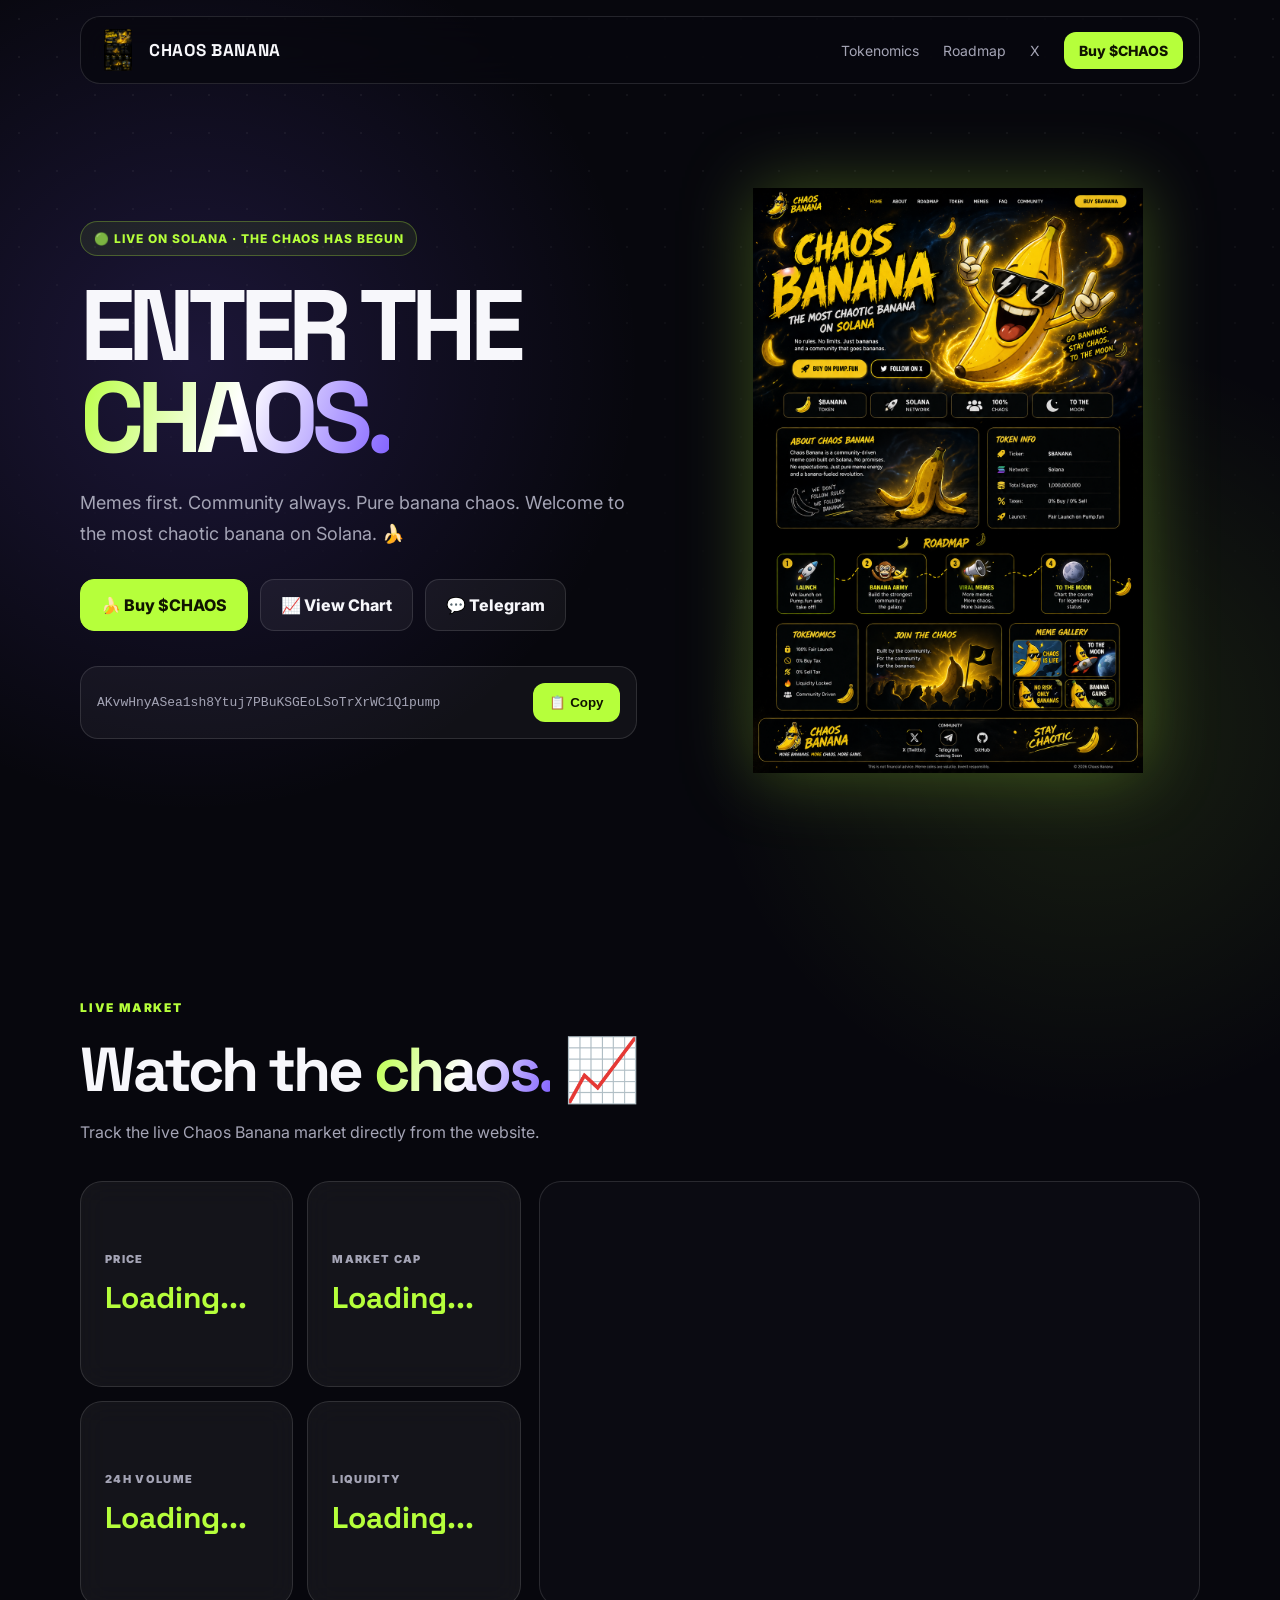
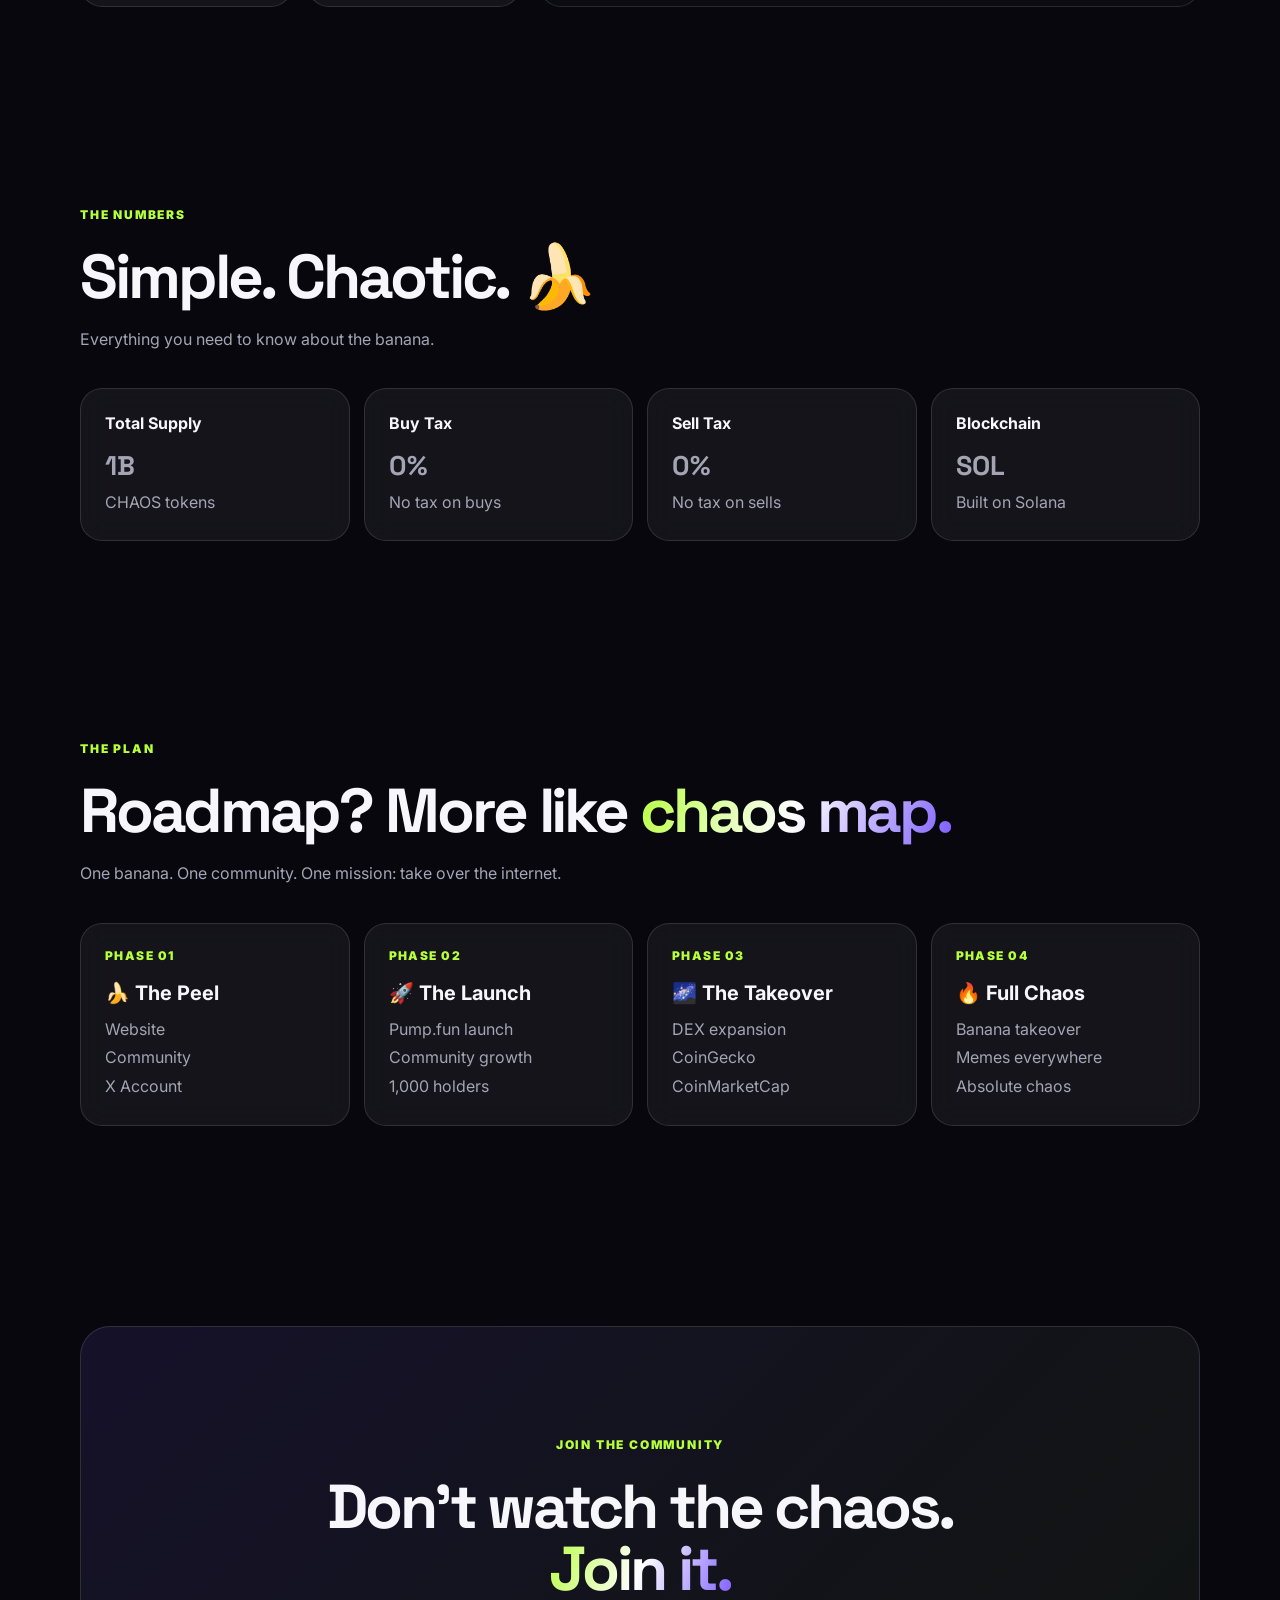
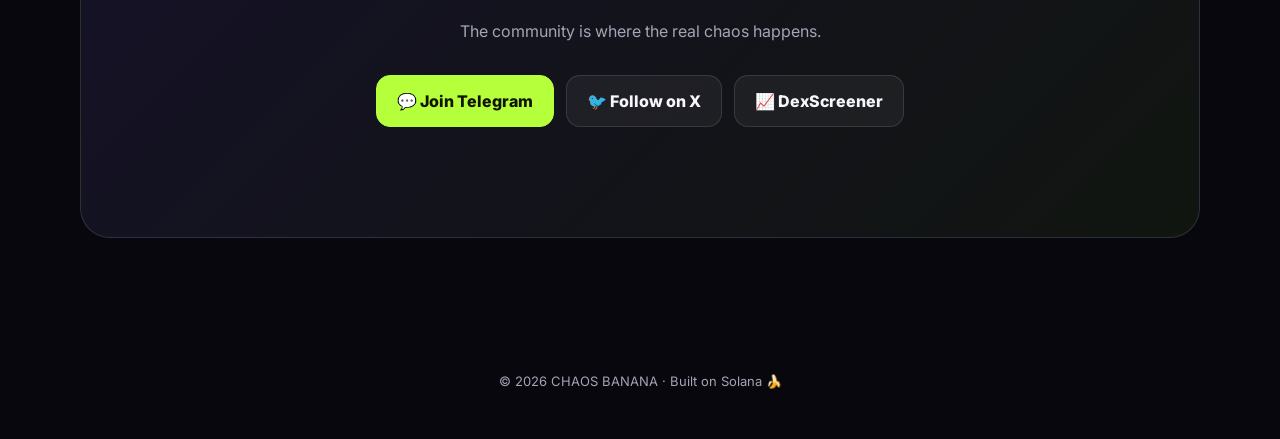
<file: index.html>
<!DOCTYPE html>
<html lang="en">
<head>
<meta charset="UTF-8">
<meta name="viewport" content="width=device-width, initial-scale=1.0">
<title>🍌 Chaos Banana — The Chaos Has Begun</title>
<meta name="description" content="Chaos Banana — the most chaotic banana on Solana. Join the community.">
<link rel="preconnect" href="https://fonts.googleapis.com">
<link rel="preconnect" href="https://fonts.gstatic.com" crossorigin>
<link href="https://fonts.googleapis.com/css2?family=Inter:wght@400;500;600;700;800;900&family=Space+Grotesk:wght@500;600;700&display=swap" rel="stylesheet">

<style>
:root {
  --bg: #07070d;
  --panel: rgba(255,255,255,.055);
  --border: rgba(255,255,255,.12);
  --text: #f7f7fb;
  --muted: #a4a4b5;
  --accent: #b6ff3b;
  --accent2: #7d5cff;
  --gold: #ffd84a;
}
* { box-sizing:border-box; margin:0; padding:0; }
html { scroll-behavior:smooth; }
body {
  background:
    radial-gradient(circle at 15% 10%, rgba(125,92,255,.18), transparent 28rem),
    radial-gradient(circle at 85% 20%, rgba(182,255,59,.10), transparent 24rem),
    var(--bg);
  color:var(--text);
  font-family:Inter, sans-serif;
  overflow-x:hidden;
}
body:before {
  content:""; position:fixed; inset:0; pointer-events:none; opacity:.12;
  background-image: radial-gradient(rgba(255,255,255,.5) 1px, transparent 1px);
  background-size: 38px 38px;
  mask-image: linear-gradient(to bottom, black, transparent 75%);
}
a { color:inherit; text-decoration:none; }
.container { width:min(1120px, 92%); margin:auto; }
nav {
  position:fixed; top:16px; left:50%; transform:translateX(-50%);
  width:min(1120px,92%); z-index:20;
  display:flex; justify-content:space-between; align-items:center;
  padding:12px 16px; border:1px solid var(--border);
  background:rgba(8,8,15,.72); backdrop-filter:blur(18px);
  border-radius:20px;
}
.brand { display:flex; align-items:center; gap:10px; }
.logo { width:42px; height:42px; object-fit:contain; border-radius:12px; }
.brand h1 { font:700 17px "Space Grotesk",sans-serif; letter-spacing:.04em; }
.nav-links { display:flex; gap:24px; align-items:center; color:var(--muted); font-size:14px; }
.nav-links a:hover { color:var(--accent); }
.nav-cta { padding:10px 15px; border-radius:12px; background:var(--accent); color:#101400; font-weight:800; }

.hero { min-height:100vh; display:grid; place-items:center; padding:150px 0 90px; position:relative; }
.hero-grid { display:grid; grid-template-columns:1.05fr .95fr; gap:60px; align-items:center; }
.badge { display:inline-flex; gap:8px; align-items:center; padding:9px 13px; border:1px solid rgba(182,255,59,.28); background:rgba(182,255,59,.08); color:var(--accent); border-radius:999px; font-size:12px; font-weight:800; letter-spacing:.08em; }
h2 { font:700 clamp(54px,8vw,100px)/.92 "Space Grotesk",sans-serif; letter-spacing:-.07em; margin:24px 0; }
.gradient { background:linear-gradient(110deg,var(--accent),#fff,var(--accent2)); -webkit-background-clip:text; color:transparent; }
.hero-copy { color:var(--muted); font-size:18px; line-height:1.7; max-width:570px; }
.buttons { display:flex; flex-wrap:wrap; gap:12px; margin-top:30px; }
.btn { display:inline-flex; align-items:center; justify-content:center; gap:9px; padding:15px 20px; border-radius:14px; border:1px solid var(--border); font-weight:800; transition:.25s; }
.btn:hover { transform:translateY(-3px); border-color:var(--accent); }
.primary { background:var(--accent); color:#101400; border-color:var(--accent); }
.secondary { background:rgba(255,255,255,.05); }

.hero-art { min-height:460px; position:relative; display:grid; place-items:center; }
.orbit { position:absolute; width:390px; height:390px; border:1px solid rgba(182,255,59,.22); border-radius:50%; animation:spin 20s linear infinite; }
.orbit:before,.orbit:after { content:""; position:absolute; width:9px; height:9px; background:var(--accent); border-radius:50%; box-shadow:0 0 25px var(--accent); }
.orbit:before { top:18px; left:70px; } .orbit:after { bottom:40px; right:35px; }
.hero-logo { width:min(390px,80vw); filter:drop-shadow(0 0 35px rgba(182,255,59,.28)); animation:float 4s ease-in-out infinite; z-index:2; }
@keyframes float { 50% { transform:translateY(-16px) rotate(2deg); } }
@keyframes spin { to { transform:rotate(360deg); } }

section { padding:100px 0; }
.section-label { color:var(--accent); font-size:12px; font-weight:900; letter-spacing:.15em; text-transform:uppercase; margin-bottom:12px; }
.section-title { font:700 clamp(36px,5vw,62px)/1 "Space Grotesk",sans-serif; letter-spacing:-.05em; margin-bottom:18px; }
.section-subtitle { color:var(--muted); line-height:1.7; max-width:650px; }
.grid { display:grid; grid-template-columns:repeat(4,1fr); gap:14px; margin-top:35px; }
.card { background:var(--panel); border:1px solid var(--border); border-radius:22px; padding:24px; backdrop-filter:blur(14px); transition:.25s; }
.card:hover { transform:translateY(-5px); border-color:rgba(182,255,59,.35); }
.card h3 { margin-bottom:10px; font-size:16px; }
.card p { color:var(--muted); line-height:1.7; }
.stat { font:700 27px "Space Grotesk"; color:var(--accent); }

.contract-box { margin-top:35px; display:flex; gap:12px; align-items:center; padding:16px; border:1px solid var(--border); background:rgba(255,255,255,.045); border-radius:18px; overflow:hidden; }
.contract { flex:1; color:var(--muted); font-family:monospace; font-size:13px; white-space:nowrap; overflow:hidden; text-overflow:ellipsis; }
.copy { border:0; cursor:pointer; padding:12px 16px; border-radius:12px; background:var(--accent); color:#101400; font-weight:900; }


.market-layout {
  display:grid;
  grid-template-columns: .8fr 1.2fr;
  gap:18px;
  margin-top:35px;
  align-items:stretch;
}
.market-stats {
  display:grid;
  grid-template-columns:1fr 1fr;
  gap:14px;
}
.market-stat {
  min-height:135px;
  display:flex;
  flex-direction:column;
  justify-content:center;
}
.market-stat span {
  color:var(--muted);
  font-size:11px;
  font-weight:900;
  letter-spacing:.12em;
  margin-bottom:12px;
}
.market-stat strong {
  color:var(--accent);
  font:700 clamp(20px,3vw,30px) "Space Grotesk",sans-serif;
  word-break:break-word;
}
.chart-card {
  min-height:420px;
  overflow:hidden;
  border:1px solid var(--border);
  border-radius:22px;
  background:#0b0b12;
}
.chart-card iframe {
  width:100%;
  height:100%;
  min-height:420px;
  border:0;
}

.roadmap { display:grid; grid-template-columns:repeat(4,1fr); gap:14px; margin-top:35px; }
.phase { position:relative; }
.phase-number { color:var(--accent); font-size:12px; font-weight:900; letter-spacing:.12em; margin-bottom:18px; }
.phase h3 { font-size:20px; margin-bottom:10px; }
.phase p { color:var(--muted); line-height:1.8; }

.community { text-align:center; padding:110px 20px; border:1px solid var(--border); border-radius:30px; background:linear-gradient(135deg,rgba(125,92,255,.12),rgba(182,255,59,.06)); }
.community .buttons { justify-content:center; }

footer { padding:35px 0 50px; color:var(--muted); text-align:center; font-size:13px; }

@media(max-width:800px) {
  nav { top:10px; } .nav-links a:not(.nav-cta) { display:none; }
  .hero-grid { grid-template-columns:1fr; text-align:center; gap:25px; }
  .hero-copy { margin:auto; } .buttons { justify-content:center; }
  .hero-art { min-height:340px; } .orbit { width:290px; height:290px; }
  .grid { grid-template-columns:repeat(2,1fr); }
  .market-layout { grid-template-columns:1fr; }
  .chart-card, .chart-card iframe { min-height:380px; }

  .roadmap { grid-template-columns:1fr 1fr; }
}
@media(max-width:500px) {
  h2 { font-size:54px; } .grid,.roadmap { grid-template-columns:1fr; }
  .contract-box { align-items:stretch; flex-direction:column; }
  .contract { white-space:normal; word-break:break-all; }
}
</style>
</head>

<body>
<nav>
  <a class="brand" href="#">
    <img src="logo.png" class="logo" alt="Chaos Banana Logo">
    <h1>CHAOS BANANA</h1>
  </a>
  <div class="nav-links">
    <a href="#tokenomics">Tokenomics</a>
    <a href="#roadmap">Roadmap</a>
    <a href="https://x.com/CHOASBANANA" target="_blank">X</a>
    <a class="nav-cta" href="https://pump.fun/coin/AKvwHnyASea1sh8Ytuj7PBuKSGEoLSoTrXrWC1Q1pump" target="_blank">Buy $CHAOS</a>
  </div>
</nav>

<main>
<section class="hero">
  <div class="container hero-grid">
    <div>
      <div class="badge">🟢 LIVE ON SOLANA · THE CHAOS HAS BEGUN</div>
      <h2>ENTER THE<br><span class="gradient">CHAOS.</span></h2>
      <p class="hero-copy">Memes first. Community always. Pure banana chaos. Welcome to the most chaotic banana on Solana. 🍌</p>
      <div class="buttons">
        <a class="btn primary" href="https://pump.fun/coin/AKvwHnyASea1sh8Ytuj7PBuKSGEoLSoTrXrWC1Q1pump" target="_blank">🍌 Buy $CHAOS</a>
        <a class="btn secondary" href="https://dexscreener.com/solana/AKvwHnyASea1sh8Ytuj7PBuKSGEoLSoTrXrWC1Q1pump" target="_blank">📈 View Chart</a>
        <a class="btn secondary" href="https://t.me/ChaosBananaOfficial" target="_blank">💬 Telegram</a>
      </div>
      <div class="contract-box">
        <div class="contract">AKvwHnyASea1sh8Ytuj7PBuKSGEoLSoTrXrWC1Q1pump</div>
        <button class="copy" onclick="copyCA()">📋 Copy</button>
      </div>
    </div>
    <div class="hero-art">
      <div class="orbit"></div>
      <img src="logo.png" class="hero-logo" alt="Chaos Banana">
    </div>
  </div>
</section>


<section id="market">
  <div class="container">
    <div class="section-label">LIVE MARKET</div>
    <h2 class="section-title">Watch the <span class="gradient">chaos.</span> 📈</h2>
    <p class="section-subtitle">Track the live Chaos Banana market directly from the website.</p>

    <div class="market-layout">
      <div class="market-stats">
        <div class="market-stat card">
          <span>PRICE</span>
          <strong id="live-price">Loading...</strong>
        </div>
        <div class="market-stat card">
          <span>MARKET CAP</span>
          <strong id="live-mcap">Loading...</strong>
        </div>
        <div class="market-stat card">
          <span>24H VOLUME</span>
          <strong id="live-volume">Loading...</strong>
        </div>
        <div class="market-stat card">
          <span>LIQUIDITY</span>
          <strong id="live-liquidity">Loading...</strong>
        </div>
      </div>

      <div class="chart-card">
        <iframe
          src="https://dexscreener.com/solana/AKvwHnyASea1sh8Ytuj7PBuKSGEoLSoTrXrWC1Q1pump?embed=1&theme=dark&trades=0&info=0"
          title="Chaos Banana Live Chart"
          loading="lazy"
          allowtransparency="true">
        </iframe>
      </div>
    </div>
  </div>
</section>

<section id="tokenomics">
  <div class="container">
    <div class="section-label">THE NUMBERS</div>
    <h2 class="section-title">Simple. Chaotic. 🍌</h2>
    <p class="section-subtitle">Everything you need to know about the banana.</p>
    <div class="grid">
      <div class="card"><h3>Total Supply</h3><p class="stat">1B</p><p>CHAOS tokens</p></div>
      <div class="card"><h3>Buy Tax</h3><p class="stat">0%</p><p>No tax on buys</p></div>
      <div class="card"><h3>Sell Tax</h3><p class="stat">0%</p><p>No tax on sells</p></div>
      <div class="card"><h3>Blockchain</h3><p class="stat">SOL</p><p>Built on Solana</p></div>
    </div>
  </div>
</section>

<section id="roadmap">
  <div class="container">
    <div class="section-label">THE PLAN</div>
    <h2 class="section-title">Roadmap? More like <span class="gradient">chaos map.</span></h2>
    <p class="section-subtitle">One banana. One community. One mission: take over the internet.</p>
    <div class="roadmap">
      <div class="card phase"><div class="phase-number">PHASE 01</div><h3>🍌 The Peel</h3><p>Website<br>Community<br>X Account</p></div>
      <div class="card phase"><div class="phase-number">PHASE 02</div><h3>🚀 The Launch</h3><p>Pump.fun launch<br>Community growth<br>1,000 holders</p></div>
      <div class="card phase"><div class="phase-number">PHASE 03</div><h3>🌌 The Takeover</h3><p>DEX expansion<br>CoinGecko<br>CoinMarketCap</p></div>
      <div class="card phase"><div class="phase-number">PHASE 04</div><h3>🔥 Full Chaos</h3><p>Banana takeover<br>Memes everywhere<br>Absolute chaos</p></div>
    </div>
  </div>
</section>

<section>
  <div class="container">
    <div class="community">
      <div class="section-label">JOIN THE COMMUNITY</div>
      <h2 class="section-title">Don't watch the chaos.<br><span class="gradient">Join it.</span></h2>
      <p class="section-subtitle" style="margin:auto;">The community is where the real chaos happens.</p>
      <div class="buttons">
        <a class="btn primary" href="https://t.me/ChaosBananaOfficial" target="_blank">💬 Join Telegram</a>
        <a class="btn secondary" href="https://x.com/CHOASBANANA" target="_blank">🐦 Follow on X</a>
        <a class="btn secondary" href="https://dexscreener.com/solana/AKvwHnyASea1sh8Ytuj7PBuKSGEoLSoTrXrWC1Q1pump" target="_blank">📈 DexScreener</a>
      </div>
    </div>
  </div>
</section>
</main>

<footer>© 2026 CHAOS BANANA · Built on Solana 🍌</footer>


<script>
const CA = "AKvwHnyASea1sh8Ytuj7PBuKSGEoLSoTrXrWC1Q1pump";

async function loadMarketData() {
  try {
    const response = await fetch("https://api.dexscreener.com/latest/dex/tokens/" + CA);
    const data = await response.json();
    const pair = data.pairs && data.pairs[0];

    if (!pair) throw new Error("No pair found");

    const formatMoney = (value) => {
      if (value === undefined || value === null) return "—";
      const n = Number(value);
      if (n >= 1000000000) return "$" + (n / 1000000000).toFixed(2) + "B";
      if (n >= 1000000) return "$" + (n / 1000000).toFixed(2) + "M";
      if (n >= 1000) return "$" + (n / 1000).toFixed(2) + "K";
      return "$" + n.toFixed(6);
    };

    document.getElementById("live-price").textContent = formatMoney(pair.priceUsd);
    document.getElementById("live-mcap").textContent = formatMoney(pair.marketCap || pair.fdv);
    document.getElementById("live-volume").textContent = formatMoney(pair.volume && pair.volume.h24);
    document.getElementById("live-liquidity").textContent = formatMoney(pair.liquidity && pair.liquidity.usd);
  } catch (error) {
    document.getElementById("live-price").textContent = "—";
    document.getElementById("live-mcap").textContent = "—";
    document.getElementById("live-volume").textContent = "—";
    document.getElementById("live-liquidity").textContent = "—";
  }
}

loadMarketData();
setInterval(loadMarketData, 60000);

function copyCA() {
 "AKvwHnyASea1sh8Ytuj7PBuKSGEoLSoTrXrWC1Q1pump";
function copyCA() {
  navigator.clipboard.writeText(CA);
  const btn = document.querySelector(".copy");
  btn.textContent = "✅ Copied!";
  setTimeout(() => btn.textContent = "📋 Copy", 1800);
}
</script>
</body>
</html>
</file>
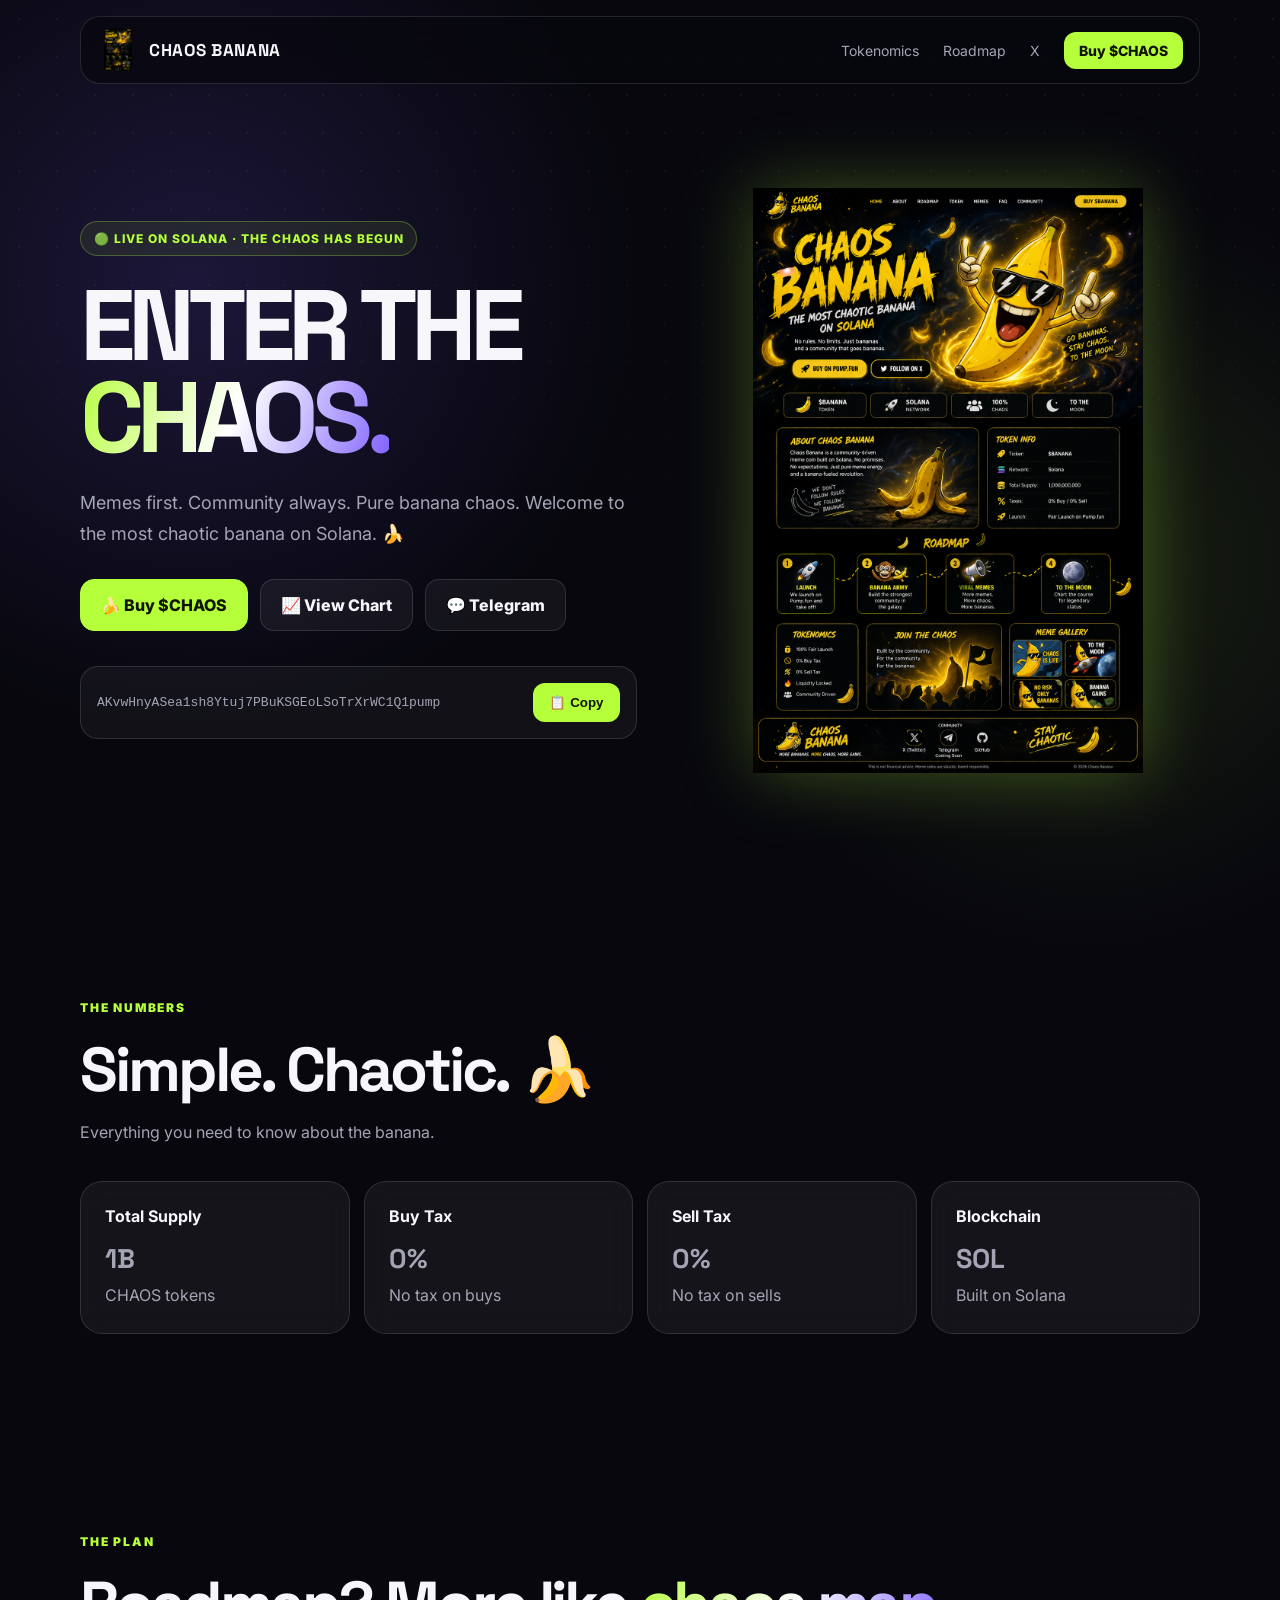
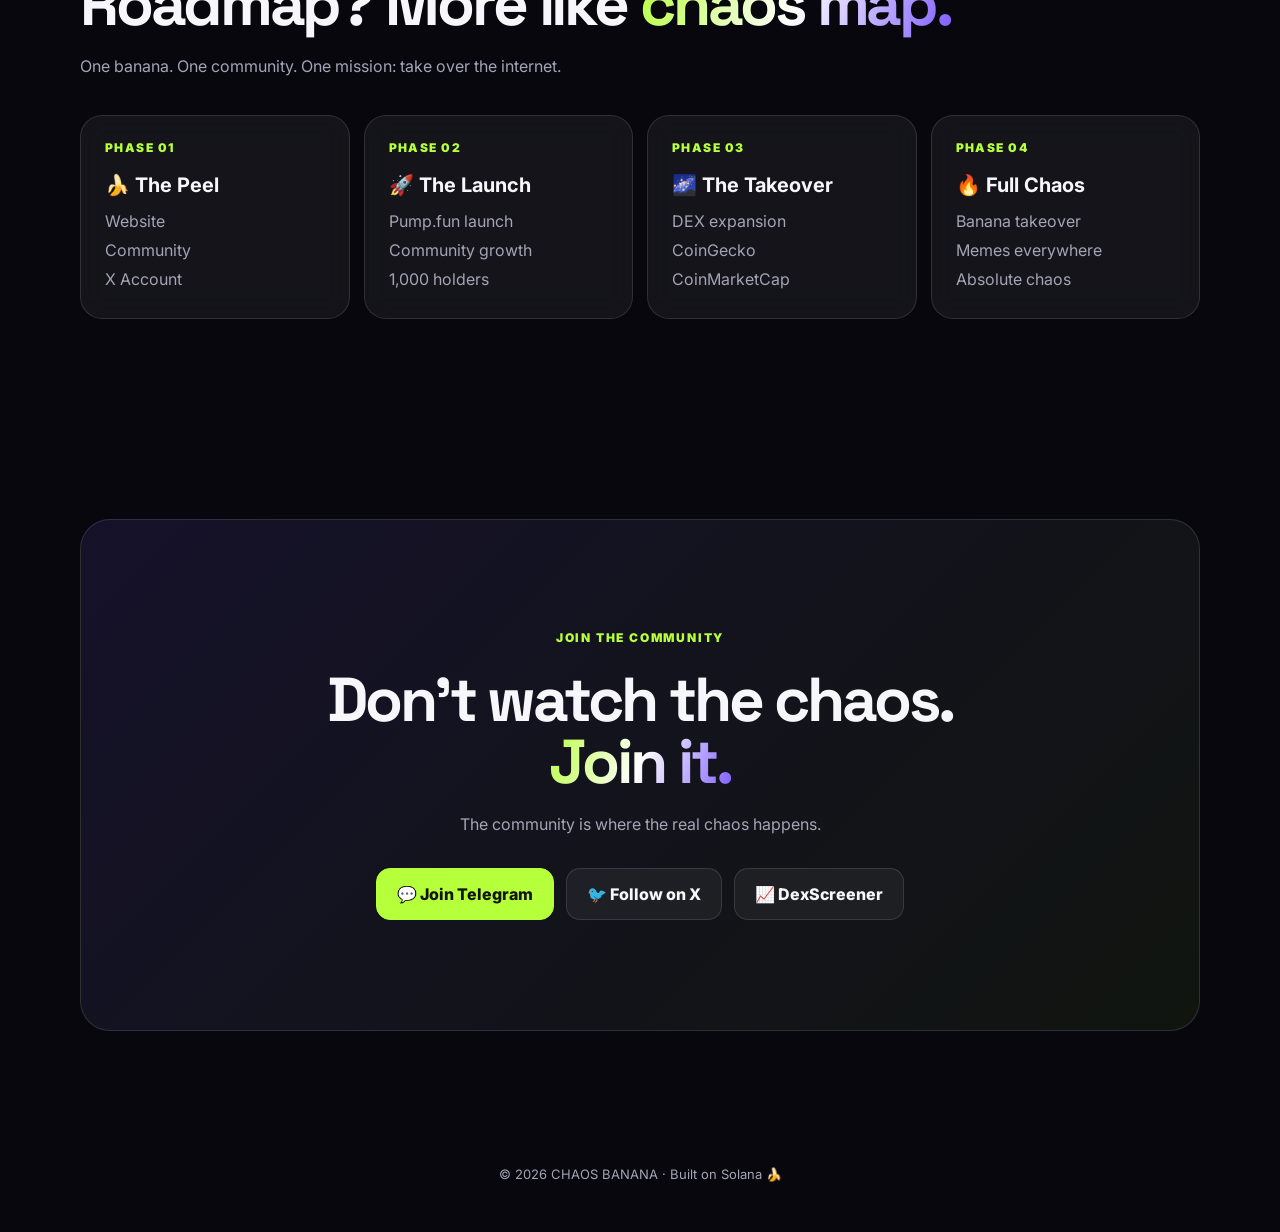
<file: chaos-banana-premium.html>
<!DOCTYPE html>
<html lang="en">
<head>
<meta charset="UTF-8">
<meta name="viewport" content="width=device-width, initial-scale=1.0">
<title>🍌 Chaos Banana — The Chaos Has Begun</title>
<meta name="description" content="Chaos Banana — the most chaotic banana on Solana. Join the community.">
<link rel="preconnect" href="https://fonts.googleapis.com">
<link rel="preconnect" href="https://fonts.gstatic.com" crossorigin>
<link href="https://fonts.googleapis.com/css2?family=Inter:wght@400;500;600;700;800;900&family=Space+Grotesk:wght@500;600;700&display=swap" rel="stylesheet">

<style>
:root {
  --bg: #07070d;
  --panel: rgba(255,255,255,.055);
  --border: rgba(255,255,255,.12);
  --text: #f7f7fb;
  --muted: #a4a4b5;
  --accent: #b6ff3b;
  --accent2: #7d5cff;
  --gold: #ffd84a;
}
* { box-sizing:border-box; margin:0; padding:0; }
html { scroll-behavior:smooth; }
body {
  background:
    radial-gradient(circle at 15% 10%, rgba(125,92,255,.18), transparent 28rem),
    radial-gradient(circle at 85% 20%, rgba(182,255,59,.10), transparent 24rem),
    var(--bg);
  color:var(--text);
  font-family:Inter, sans-serif;
  overflow-x:hidden;
}
body:before {
  content:""; position:fixed; inset:0; pointer-events:none; opacity:.12;
  background-image: radial-gradient(rgba(255,255,255,.5) 1px, transparent 1px);
  background-size: 38px 38px;
  mask-image: linear-gradient(to bottom, black, transparent 75%);
}
a { color:inherit; text-decoration:none; }
.container { width:min(1120px, 92%); margin:auto; }
nav {
  position:fixed; top:16px; left:50%; transform:translateX(-50%);
  width:min(1120px,92%); z-index:20;
  display:flex; justify-content:space-between; align-items:center;
  padding:12px 16px; border:1px solid var(--border);
  background:rgba(8,8,15,.72); backdrop-filter:blur(18px);
  border-radius:20px;
}
.brand { display:flex; align-items:center; gap:10px; }
.logo { width:42px; height:42px; object-fit:contain; border-radius:12px; }
.brand h1 { font:700 17px "Space Grotesk",sans-serif; letter-spacing:.04em; }
.nav-links { display:flex; gap:24px; align-items:center; color:var(--muted); font-size:14px; }
.nav-links a:hover { color:var(--accent); }
.nav-cta { padding:10px 15px; border-radius:12px; background:var(--accent); color:#101400; font-weight:800; }

.hero { min-height:100vh; display:grid; place-items:center; padding:150px 0 90px; position:relative; }
.hero-grid { display:grid; grid-template-columns:1.05fr .95fr; gap:60px; align-items:center; }
.badge { display:inline-flex; gap:8px; align-items:center; padding:9px 13px; border:1px solid rgba(182,255,59,.28); background:rgba(182,255,59,.08); color:var(--accent); border-radius:999px; font-size:12px; font-weight:800; letter-spacing:.08em; }
h2 { font:700 clamp(54px,8vw,100px)/.92 "Space Grotesk",sans-serif; letter-spacing:-.07em; margin:24px 0; }
.gradient { background:linear-gradient(110deg,var(--accent),#fff,var(--accent2)); -webkit-background-clip:text; color:transparent; }
.hero-copy { color:var(--muted); font-size:18px; line-height:1.7; max-width:570px; }
.buttons { display:flex; flex-wrap:wrap; gap:12px; margin-top:30px; }
.btn { display:inline-flex; align-items:center; justify-content:center; gap:9px; padding:15px 20px; border-radius:14px; border:1px solid var(--border); font-weight:800; transition:.25s; }
.btn:hover { transform:translateY(-3px); border-color:var(--accent); }
.primary { background:var(--accent); color:#101400; border-color:var(--accent); }
.secondary { background:rgba(255,255,255,.05); }

.hero-art { min-height:460px; position:relative; display:grid; place-items:center; }
.orbit { position:absolute; width:390px; height:390px; border:1px solid rgba(182,255,59,.22); border-radius:50%; animation:spin 20s linear infinite; }
.orbit:before,.orbit:after { content:""; position:absolute; width:9px; height:9px; background:var(--accent); border-radius:50%; box-shadow:0 0 25px var(--accent); }
.orbit:before { top:18px; left:70px; } .orbit:after { bottom:40px; right:35px; }
.hero-logo { width:min(390px,80vw); filter:drop-shadow(0 0 35px rgba(182,255,59,.28)); animation:float 4s ease-in-out infinite; z-index:2; }
@keyframes float { 50% { transform:translateY(-16px) rotate(2deg); } }
@keyframes spin { to { transform:rotate(360deg); } }

section { padding:100px 0; }
.section-label { color:var(--accent); font-size:12px; font-weight:900; letter-spacing:.15em; text-transform:uppercase; margin-bottom:12px; }
.section-title { font:700 clamp(36px,5vw,62px)/1 "Space Grotesk",sans-serif; letter-spacing:-.05em; margin-bottom:18px; }
.section-subtitle { color:var(--muted); line-height:1.7; max-width:650px; }
.grid { display:grid; grid-template-columns:repeat(4,1fr); gap:14px; margin-top:35px; }
.card { background:var(--panel); border:1px solid var(--border); border-radius:22px; padding:24px; backdrop-filter:blur(14px); transition:.25s; }
.card:hover { transform:translateY(-5px); border-color:rgba(182,255,59,.35); }
.card h3 { margin-bottom:10px; font-size:16px; }
.card p { color:var(--muted); line-height:1.7; }
.stat { font:700 27px "Space Grotesk"; color:var(--accent); }

.contract-box { margin-top:35px; display:flex; gap:12px; align-items:center; padding:16px; border:1px solid var(--border); background:rgba(255,255,255,.045); border-radius:18px; overflow:hidden; }
.contract { flex:1; color:var(--muted); font-family:monospace; font-size:13px; white-space:nowrap; overflow:hidden; text-overflow:ellipsis; }
.copy { border:0; cursor:pointer; padding:12px 16px; border-radius:12px; background:var(--accent); color:#101400; font-weight:900; }

.roadmap { display:grid; grid-template-columns:repeat(4,1fr); gap:14px; margin-top:35px; }
.phase { position:relative; }
.phase-number { color:var(--accent); font-size:12px; font-weight:900; letter-spacing:.12em; margin-bottom:18px; }
.phase h3 { font-size:20px; margin-bottom:10px; }
.phase p { color:var(--muted); line-height:1.8; }

.community { text-align:center; padding:110px 20px; border:1px solid var(--border); border-radius:30px; background:linear-gradient(135deg,rgba(125,92,255,.12),rgba(182,255,59,.06)); }
.community .buttons { justify-content:center; }

footer { padding:35px 0 50px; color:var(--muted); text-align:center; font-size:13px; }

@media(max-width:800px) {
  nav { top:10px; } .nav-links a:not(.nav-cta) { display:none; }
  .hero-grid { grid-template-columns:1fr; text-align:center; gap:25px; }
  .hero-copy { margin:auto; } .buttons { justify-content:center; }
  .hero-art { min-height:340px; } .orbit { width:290px; height:290px; }
  .grid { grid-template-columns:repeat(2,1fr); }
  .roadmap { grid-template-columns:1fr 1fr; }
}
@media(max-width:500px) {
  h2 { font-size:54px; } .grid,.roadmap { grid-template-columns:1fr; }
  .contract-box { align-items:stretch; flex-direction:column; }
  .contract { white-space:normal; word-break:break-all; }
}
</style>
</head>

<body>
<nav>
  <a class="brand" href="#">
    <img src="logo.png" class="logo" alt="Chaos Banana Logo">
    <h1>CHAOS BANANA</h1>
  </a>
  <div class="nav-links">
    <a href="#tokenomics">Tokenomics</a>
    <a href="#roadmap">Roadmap</a>
    <a href="https://x.com/CHOASBANANA" target="_blank">X</a>
    <a class="nav-cta" href="https://pump.fun/coin/AKvwHnyASea1sh8Ytuj7PBuKSGEoLSoTrXrWC1Q1pump" target="_blank">Buy $CHAOS</a>
  </div>
</nav>

<main>
<section class="hero">
  <div class="container hero-grid">
    <div>
      <div class="badge">🟢 LIVE ON SOLANA · THE CHAOS HAS BEGUN</div>
      <h2>ENTER THE<br><span class="gradient">CHAOS.</span></h2>
      <p class="hero-copy">Memes first. Community always. Pure banana chaos. Welcome to the most chaotic banana on Solana. 🍌</p>
      <div class="buttons">
        <a class="btn primary" href="https://pump.fun/coin/AKvwHnyASea1sh8Ytuj7PBuKSGEoLSoTrXrWC1Q1pump" target="_blank">🍌 Buy $CHAOS</a>
        <a class="btn secondary" href="https://dexscreener.com/solana/AKvwHnyASea1sh8Ytuj7PBuKSGEoLSoTrXrWC1Q1pump" target="_blank">📈 View Chart</a>
        <a class="btn secondary" href="https://t.me/ChaosBananaOfficial" target="_blank">💬 Telegram</a>
      </div>
      <div class="contract-box">
        <div class="contract">AKvwHnyASea1sh8Ytuj7PBuKSGEoLSoTrXrWC1Q1pump</div>
        <button class="copy" onclick="copyCA()">📋 Copy</button>
      </div>
    </div>
    <div class="hero-art">
      <div class="orbit"></div>
      <img src="logo.png" class="hero-logo" alt="Chaos Banana">
    </div>
  </div>
</section>

<section id="tokenomics">
  <div class="container">
    <div class="section-label">THE NUMBERS</div>
    <h2 class="section-title">Simple. Chaotic. 🍌</h2>
    <p class="section-subtitle">Everything you need to know about the banana.</p>
    <div class="grid">
      <div class="card"><h3>Total Supply</h3><p class="stat">1B</p><p>CHAOS tokens</p></div>
      <div class="card"><h3>Buy Tax</h3><p class="stat">0%</p><p>No tax on buys</p></div>
      <div class="card"><h3>Sell Tax</h3><p class="stat">0%</p><p>No tax on sells</p></div>
      <div class="card"><h3>Blockchain</h3><p class="stat">SOL</p><p>Built on Solana</p></div>
    </div>
  </div>
</section>

<section id="roadmap">
  <div class="container">
    <div class="section-label">THE PLAN</div>
    <h2 class="section-title">Roadmap? More like <span class="gradient">chaos map.</span></h2>
    <p class="section-subtitle">One banana. One community. One mission: take over the internet.</p>
    <div class="roadmap">
      <div class="card phase"><div class="phase-number">PHASE 01</div><h3>🍌 The Peel</h3><p>Website<br>Community<br>X Account</p></div>
      <div class="card phase"><div class="phase-number">PHASE 02</div><h3>🚀 The Launch</h3><p>Pump.fun launch<br>Community growth<br>1,000 holders</p></div>
      <div class="card phase"><div class="phase-number">PHASE 03</div><h3>🌌 The Takeover</h3><p>DEX expansion<br>CoinGecko<br>CoinMarketCap</p></div>
      <div class="card phase"><div class="phase-number">PHASE 04</div><h3>🔥 Full Chaos</h3><p>Banana takeover<br>Memes everywhere<br>Absolute chaos</p></div>
    </div>
  </div>
</section>

<section>
  <div class="container">
    <div class="community">
      <div class="section-label">JOIN THE COMMUNITY</div>
      <h2 class="section-title">Don't watch the chaos.<br><span class="gradient">Join it.</span></h2>
      <p class="section-subtitle" style="margin:auto;">The community is where the real chaos happens.</p>
      <div class="buttons">
        <a class="btn primary" href="https://t.me/ChaosBananaOfficial" target="_blank">💬 Join Telegram</a>
        <a class="btn secondary" href="https://x.com/CHOASBANANA" target="_blank">🐦 Follow on X</a>
        <a class="btn secondary" href="https://dexscreener.com/solana/AKvwHnyASea1sh8Ytuj7PBuKSGEoLSoTrXrWC1Q1pump" target="_blank">📈 DexScreener</a>
      </div>
    </div>
  </div>
</section>
</main>

<footer>© 2026 CHAOS BANANA · Built on Solana 🍌</footer>

<script>
const CA = "AKvwHnyASea1sh8Ytuj7PBuKSGEoLSoTrXrWC1Q1pump";
function copyCA() {
  navigator.clipboard.writeText(CA);
  const btn = document.querySelector(".copy");
  btn.textContent = "✅ Copied!";
  setTimeout(() => btn.textContent = "📋 Copy", 1800);
}
</script>
</body>
</html>
</file>
